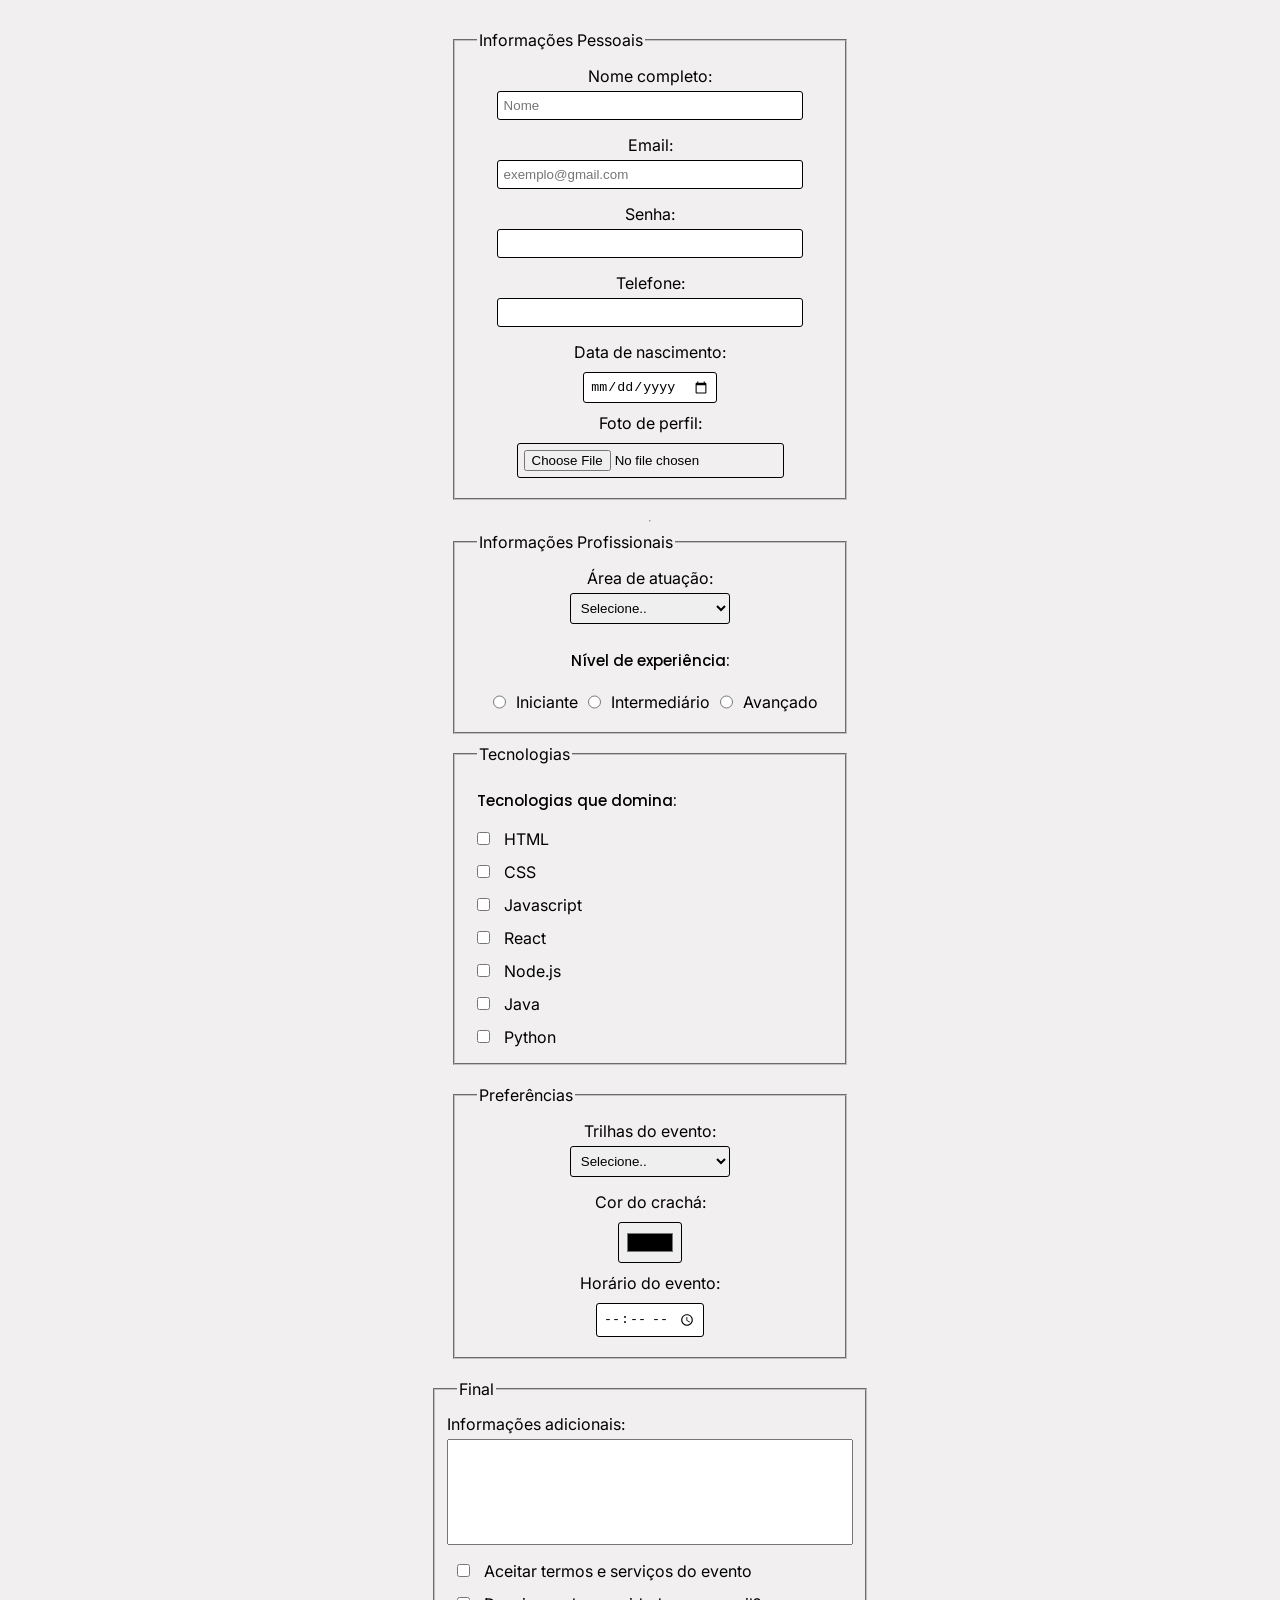
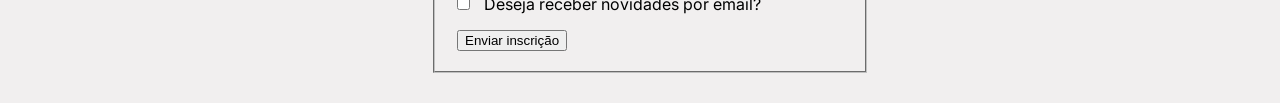
<file: index.html>
<!DOCTYPE html>
<html lang="en">
<head>
    <meta charset="UTF-8">
    <meta name="viewport" content="width=device-width, initial-scale=1.0">
    <title>Document</title>
    <link rel="stylesheet" href="styles.css">
    <link rel="preconnect" href="https://fonts.googleapis.com">
<link rel="preconnect" href="https://fonts.gstatic.com" crossorigin>
<link href="https://fonts.googleapis.com/css2?family=Inter:ital,opsz,wght@0,14..32,100..900;1,14..32,100..900&family=Poppins:ital,wght@0,100;0,200;0,300;0,400;0,500;0,600;0,700;0,800;0,900;1,100;1,200;1,300;1,400;1,500;1,600;1,700;1,800;1,900&display=swap" rel="stylesheet">
</head>
<body>
    <section id="Perfil">
        <form method="Get">
        <fieldset id="Personal_information">
            <legend>Informações Pessoais</legend>

            <label for="Name">Nome completo:</label>
            <input required minlength="7" maxlength="50" id="Name" name="Name" placeholder="Nome" type="text">

            <label for="email">Email:</label>
            <input required placeholder="exemplo@gmail.com" type="email" name="email" id="email">
            
            <label for="password">Senha:</label>
            <input minlength="8" required type="password" name="password" id="password">

            <label for="tel">Telefone:</label>
            <input required maxlength="9" type="tel" name="tel" id="tel">

            <div id="date-and-file-container">
            <label for="date">Data de nascimento:</label>
            <input required type="date" name="date" id="date">

            <label for="file">Foto de perfil:</label>
            <input type="file" name="file" id="file">
            </div>
        </fieldset>
<hr>
        <fieldset id="Profissional_information">
            <legend>Informações Profissionais</legend>

            <label for="It_Area">Área de atuação:</label>
            <select required name="It_Area" id="It_Area">
                <option value="Default">Selecione..</option>
                <option value="Front-end">Front-end</option>
                <option value="Back-end">Back-end</option>
                <option value="Full Stack">Full Stack</option>
                <option value="UX/UI">UX/UI</option>
                <option value="Dados">Dados</option>
            </select>

            <h5>Nível de experiência:</h5>

            <div id="level">
            <input type="radio" name="Experience" id="Exp1" value="Iniciante">
            <label for="Exp1">Iniciante</label>

            <input type="radio" name="Experience" id="Exp2" value="Intermediário">
            <label for="Exp2">Intermediário</label>

            <input type="radio" name="Experience" id="Exp3" value="Avançado">
            <label for="Exp3">Avançado</label>
            </div>
        </fieldset>

        <fieldset id="Technology_information">
            <legend>Tecnologias</legend>

            <h5>Tecnologias que domina:</h5>

            <input type="checkbox" name="Tech" id="Tech1" value="HTML">
            <label for="Tech1">HTML</label><br>

            <input type="checkbox" name="Tech" id="Tech2" value="CSS">
            <label for="Tech2">CSS</label><br>

            <input type="checkbox" name="Tech" id="Tech3" value="Javascript">
            <label for="Tech3">Javascript</label><br>

            <input type="checkbox" name="Tech" id="Tech4" value="React">
            <label for="Tech4">React</label><br>

            <input type="checkbox" name="Tech" id="Tech5" value="Node.js">
            <label for="Tech5">Node.js</label><br>

            <input type="checkbox" name="Tech" id="Tech6" value="Java">
            <label for="Tech6">Java</label><br>

            <input type="checkbox" name="Tech" id="Tech7" value="Python">
            <label for="Tech7">Python</label><br>

        </fieldset>

        <fieldset id="Preferences">
            <legend>Preferências</legend>

            <label for="Trail">Trilhas do evento:</label>
            <select required name="Trail" id="Trail">
                <option selected disabled value="">Selecione..</option>
                <option value="Desenvolvimento Web">Desenvolvimento Web</option>
                <option value="Inteligência Artificial">Inteligência Artificial</option>
                <option value="Mobile">Mobile</option>
                <option value="DevOps">DevOps</option>
            </select>

            <label for="Color">Cor do crachá:</label>
            <input type="color" name="Color" id="Color">

            <label for="Time">Horário do evento:</label>
            <input type="time" name="Time" id="Time">
        </fieldset>

        <fieldset id="Final">
        <legend>Final</legend>

            <label for="Informations">Informações adicionais:</label>
            <textarea minlength="10" maxlength="100" name="Informations" id="Informations"></textarea><br>

            <input required type="checkbox" name="Conditions" id="Conditions">
            <label for="Conditions">Aceitar termos e serviços do evento</label><br>

            <input type="checkbox" name="News" id="News">
            <label for="News">Deseja receber novidades por email?</label><br>

            <button type="submit">Enviar inscrição</button>
        </fieldset>
            </form>

    </section>

</body>
</html>
</file>
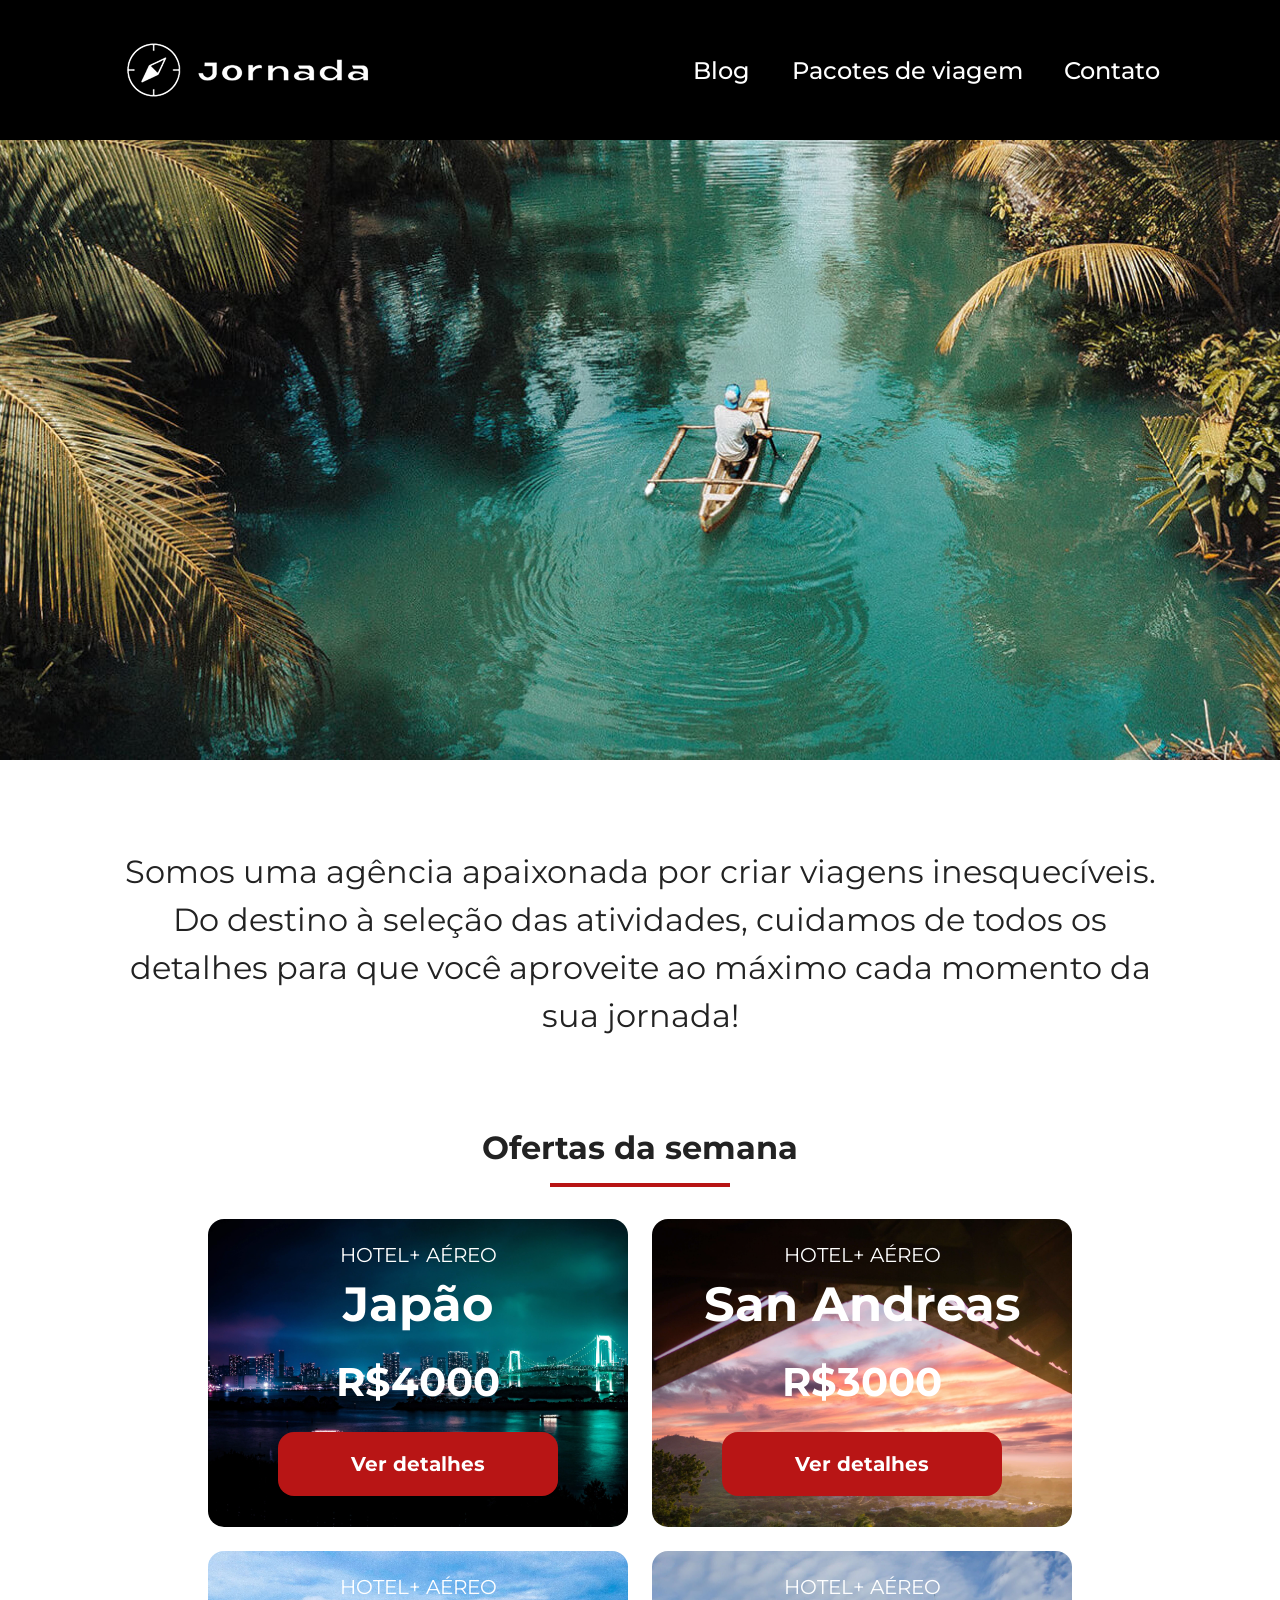
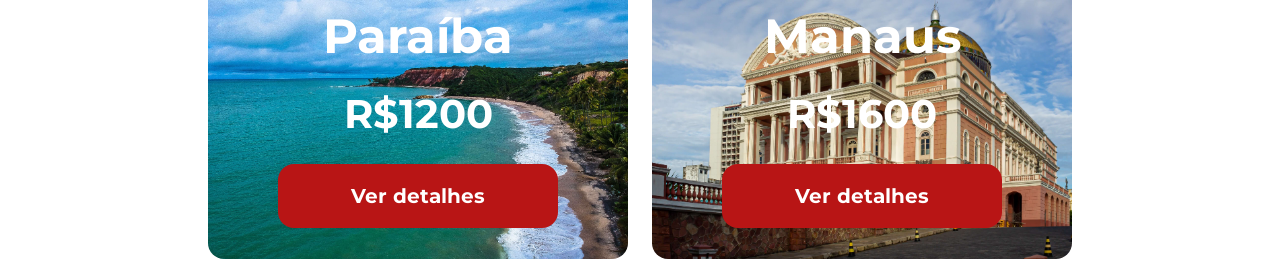
<file: jornada_viagens/index.html>
<!doctype html>
<html lang="pt-br">
  <head>
    <meta charset="UTF-8" />
    <meta name="viewport" content="width=device-width, initial-scale=1.0" />
    <title>Jornada Viagens</title>
    <link rel="stylesheet" href="./css/style.css" />
  </head>

  <body>
    <header class="main-header">
      <a class="logo" href="index.html" title="Voltar para a página inicial">
        <img
          class="img-mobile"
          src="img/bussola-jornada-branca.png"
          alt="Bússola do logo Jornada Viagens na cor branca"
        />
        <img
          class="img-desktop"
          src="img/Logo-jornada-branca.png"
          alt="Logo Jornada Viagens na cor branca"
        />
      </a>
      <div class="navigation-menu">
        <label for="menu">
          <img src="img/menu.png" alt="Menu" />
        </label>
        <input type="checkbox" name="menu" id="menu" hidden />
        <nav>
          <ul class="list-links">
            <li>
              <a href="blog.html" target="_blank" title="Acessar Blog">Blog</a>
            </li>
            <li>
              <a
                href="pacotes.html"
                target="_blank"
                title="Acessar Pacotes de viagens"
                >Pacotes de viagem</a
              >
            </li>
            <li>
              <a href="contato.html" target="_blank" title="Acessar Contatos"
                >Contato</a
              >
            </li>
          </ul>
        </nav>
      </div>
    </header>
    <section class="hero">
      <div class="hero-img"></div>
      <h2>
        Somos uma agência apaixonada por criar viagens inesquecíveis. Do destino
        à seleção das atividades, cuidamos de todos os detalhes para que você
        aproveite ao máximo cada momento da sua jornada!
      </h2>
    </section>
    <section class="offers">
      <div class="section-tittle">
        <h2>Ofertas da semana</h2>
        <hr />
      </div>
      <div class="offers-cards">
        <article class="card japao">
          <header>
            <p>HOTEL+ AÉREO</p>
            <h3>
              Japão <br />
              <span>R$4000</span>
            </h3>
          </header>
          <footer>
            <a href="#" class="button">Ver detalhes</a>
          </footer>
        </article>

        <article class="card san-andreas">
          <header>
            <p>HOTEL+ AÉREO</p>
            <h3>
              San Andreas <br />
              <span>R$3000</span>
            </h3>
          </header>
          <footer>
            <a href="#" class="button">Ver detalhes</a>
          </footer>
        </article>

        <article class="card paraiba">
          <header>
            <p>HOTEL+ AÉREO</p>
            <h3>
              Paraíba <br />
              <span>R$1200</span>
            </h3>
          </header>
          <footer>
            <a href="#" class="button">Ver detalhes</a>
          </footer>
        </article>

        <article class="card manaus">
          <header>
            <p>HOTEL+ AÉREO</p>
            <h3>
              Manaus <br />
              <span>R$1600</span>
            </h3>
          </header>
          <footer>
            <a href="#" class="button">Ver detalhes</a>
          </footer>
        </article>
      </div>
    </section>
  </body>
</html>
</file>
<file: styles.css>
*{
    box-sizing: content-box;
    margin: 10px;
}

body{
    background-color: #f1efef;
    font-family: "Inter" , sans-serif;
}

input, select{
    border-radius:3px;
    padding:6px;
    border:1px solid #000
}

h5{
    font-family: "Poppins" , sans-serif;
    font-weight:500;
    font-size: 15px;
}

form{
    display:flex;
    align-items: center;
    flex-direction: column;
    width: 100%;
}
fieldset{
    width:30%;
}

#Personal_information{
    display: flex;
    flex-direction: column;
    align-items: center;
}


input[type='Text'], input[type='password'], input[type='email'], input[type='tel']{
    width: 80%;
    margin:5px 0px 15px;
}
select{
    width: 40%;
    margin:5px 0px 15px;
}

#Profissional_information{
    display: flex;
    flex-direction: column;
    align-items: center;
    margin: 0;
}

#level{
    display: flex;
    justify-content: center;
}

#level input{
    margin: 0 10px;
}

#date-and-file-container{
    display: flex;
    flex-direction: column;
    align-items:center;
    margin: 0;
    padding: 0;
}

#Preferences{
    display:flex;
    flex-direction: column;
    align-items: center;
}
label{
    margin: 0;
}
textarea{
    width: 400px;
    height:100px;
    margin:5px 0;
    resize: none;
    }

    @media(max-width: 480px){
        textarea{
    width: 200px;
    height:100px;
    }

   
    }
</file>
<file: jornada_viagens/css/style.css>
@import url(global.css);
@import url(header.css);
@import url(hero.css);
@import url(offers.css);
</file>
